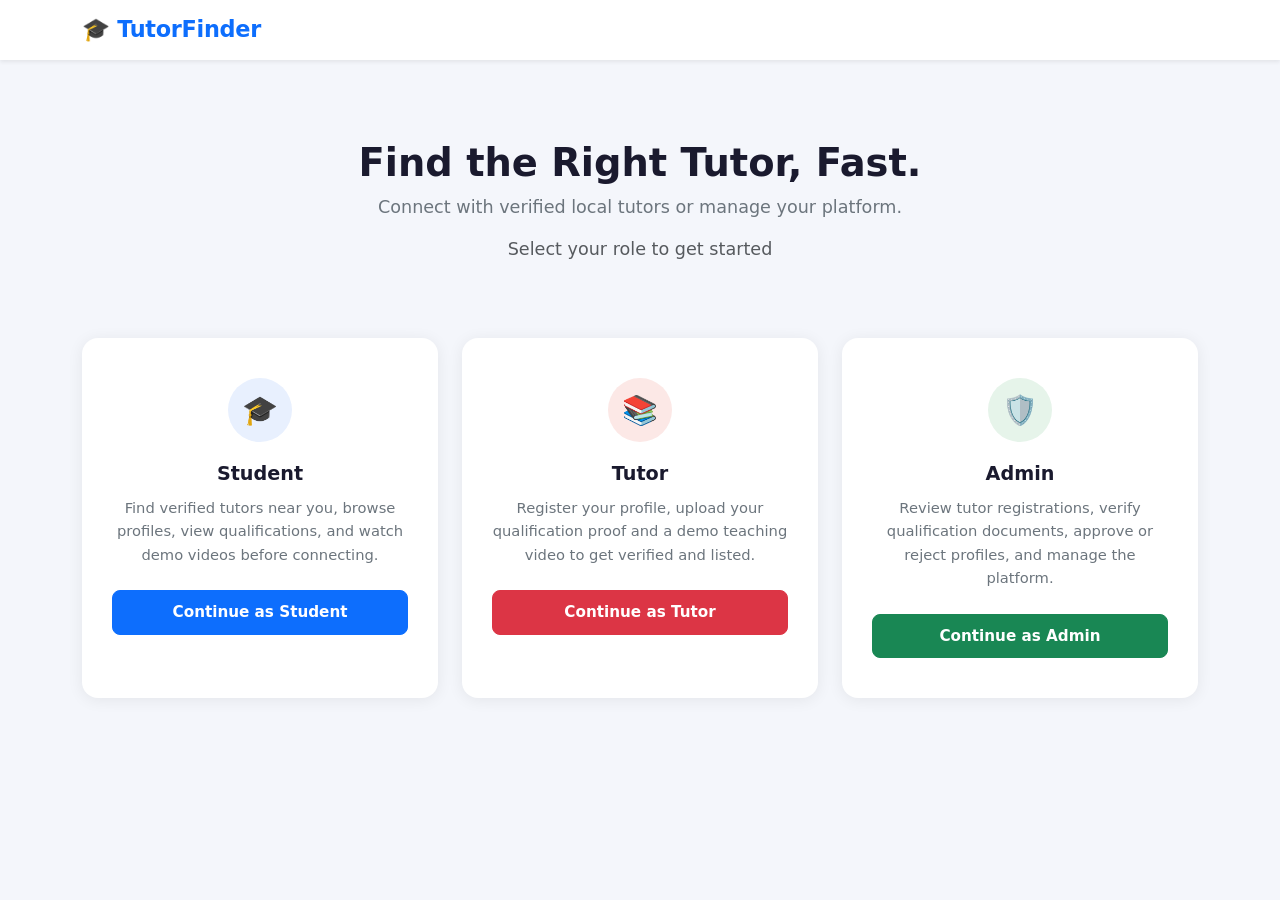
<file: templates/index.html>
<!DOCTYPE html>
<html lang="en">
<head>
    <meta charset="UTF-8">
    <meta name="viewport" content="width=device-width, initial-scale=1.0">
    <title>TutorFinder</title>
    <link href="https://cdn.jsdelivr.net/npm/bootstrap@5.3.0/dist/css/bootstrap.min.css" rel="stylesheet">
    <style>
        body {
            background: #f4f6fb;
            min-height: 100vh;
        }
        .navbar-brand {
            font-weight: 700;
            font-size: 1.4rem;
            letter-spacing: -0.3px;
        }
        .hero-section {
            padding: 80px 0 60px;
        }
        .hero-section h1 {
            font-size: 2.4rem;
            font-weight: 800;
            color: #1a1a2e;
        }
        .hero-section p {
            color: #6c757d;
            font-size: 1.1rem;
        }
        .role-card {
            background: #fff;
            border-radius: 16px;
            box-shadow: 0 2px 16px rgba(0,0,0,0.07);
            padding: 40px 30px;
            text-align: center;
            transition: transform 0.2s ease, box-shadow 0.2s ease;
            height: 100%;
        }
        .role-card:hover {
            transform: translateY(-6px);
            box-shadow: 0 8px 28px rgba(0,0,0,0.12);
        }
        .role-icon {
            width: 64px;
            height: 64px;
            border-radius: 50%;
            display: flex;
            align-items: center;
            justify-content: center;
            font-size: 1.8rem;
            margin: 0 auto 20px;
        }
        .role-card h4 {
            font-weight: 700;
            font-size: 1.2rem;
            color: #1a1a2e;
            margin-bottom: 10px;
        }
        .role-card p {
            color: #6c757d;
            font-size: 0.92rem;
            margin-bottom: 24px;
            line-height: 1.6;
        }
        .btn-role {
            width: 100%;
            padding: 10px 0;
            border-radius: 8px;
            font-weight: 600;
            font-size: 0.95rem;
        }
        .student-icon { background: #e8f0fe; }
        .tutor-icon   { background: #fce8e6; }
        .admin-icon   { background: #e6f4ea; }
    </style>
</head>
<body>

<!-- Navbar -->
<nav class="navbar navbar-light bg-white shadow-sm">
    <div class="container">
        <span class="navbar-brand text-primary">🎓 TutorFinder</span>
    </div>
</nav>

<!-- Hero -->
<section class="hero-section text-center">
    <div class="container">
        <h1>Find the Right Tutor, Fast.</h1>
        <p class="mt-2">Connect with verified local tutors or manage your platform.</p>
        <p class="text-muted small">Select your role to get started</p>
    </div>
</section>

<!-- Role Cards -->
<div class="container pb-5">
    <div class="row g-4 justify-content-center">

        <!-- Student -->
        <div class="col-12 col-md-4">
            <div class="role-card">
                <div class="role-icon student-icon">🎓</div>
                <h4>Student</h4>
                <p>Find verified tutors near you, browse profiles, view qualifications, and watch demo videos before connecting.</p>
                <a href="/student-login" class="btn btn-primary btn-role">Continue as Student</a>
            </div>
        </div>

        <!-- Tutor -->
        <div class="col-12 col-md-4">
            <div class="role-card">
                <div class="role-icon tutor-icon">📚</div>
                <h4>Tutor</h4>
                <p>Register your profile, upload your qualification proof and a demo teaching video to get verified and listed.</p>
                <a href="/tutor-login" class="btn btn-danger btn-role">Continue as Tutor</a>
            </div>
        </div>

        <!-- Admin -->
        <div class="col-12 col-md-4">
            <div class="role-card">
                <div class="role-icon admin-icon">🛡️</div>
                <h4>Admin</h4>
                <p>Review tutor registrations, verify qualification documents, approve or reject profiles, and manage the platform.</p>
                <a href="/admin_login" class="btn btn-success btn-role">Continue as Admin</a>
            </div>
        </div>

    </div>
</div>

<script src="https://cdn.jsdelivr.net/npm/bootstrap@5.3.0/dist/js/bootstrap.bundle.min.js"></script>
</body>
</html>
</file>
